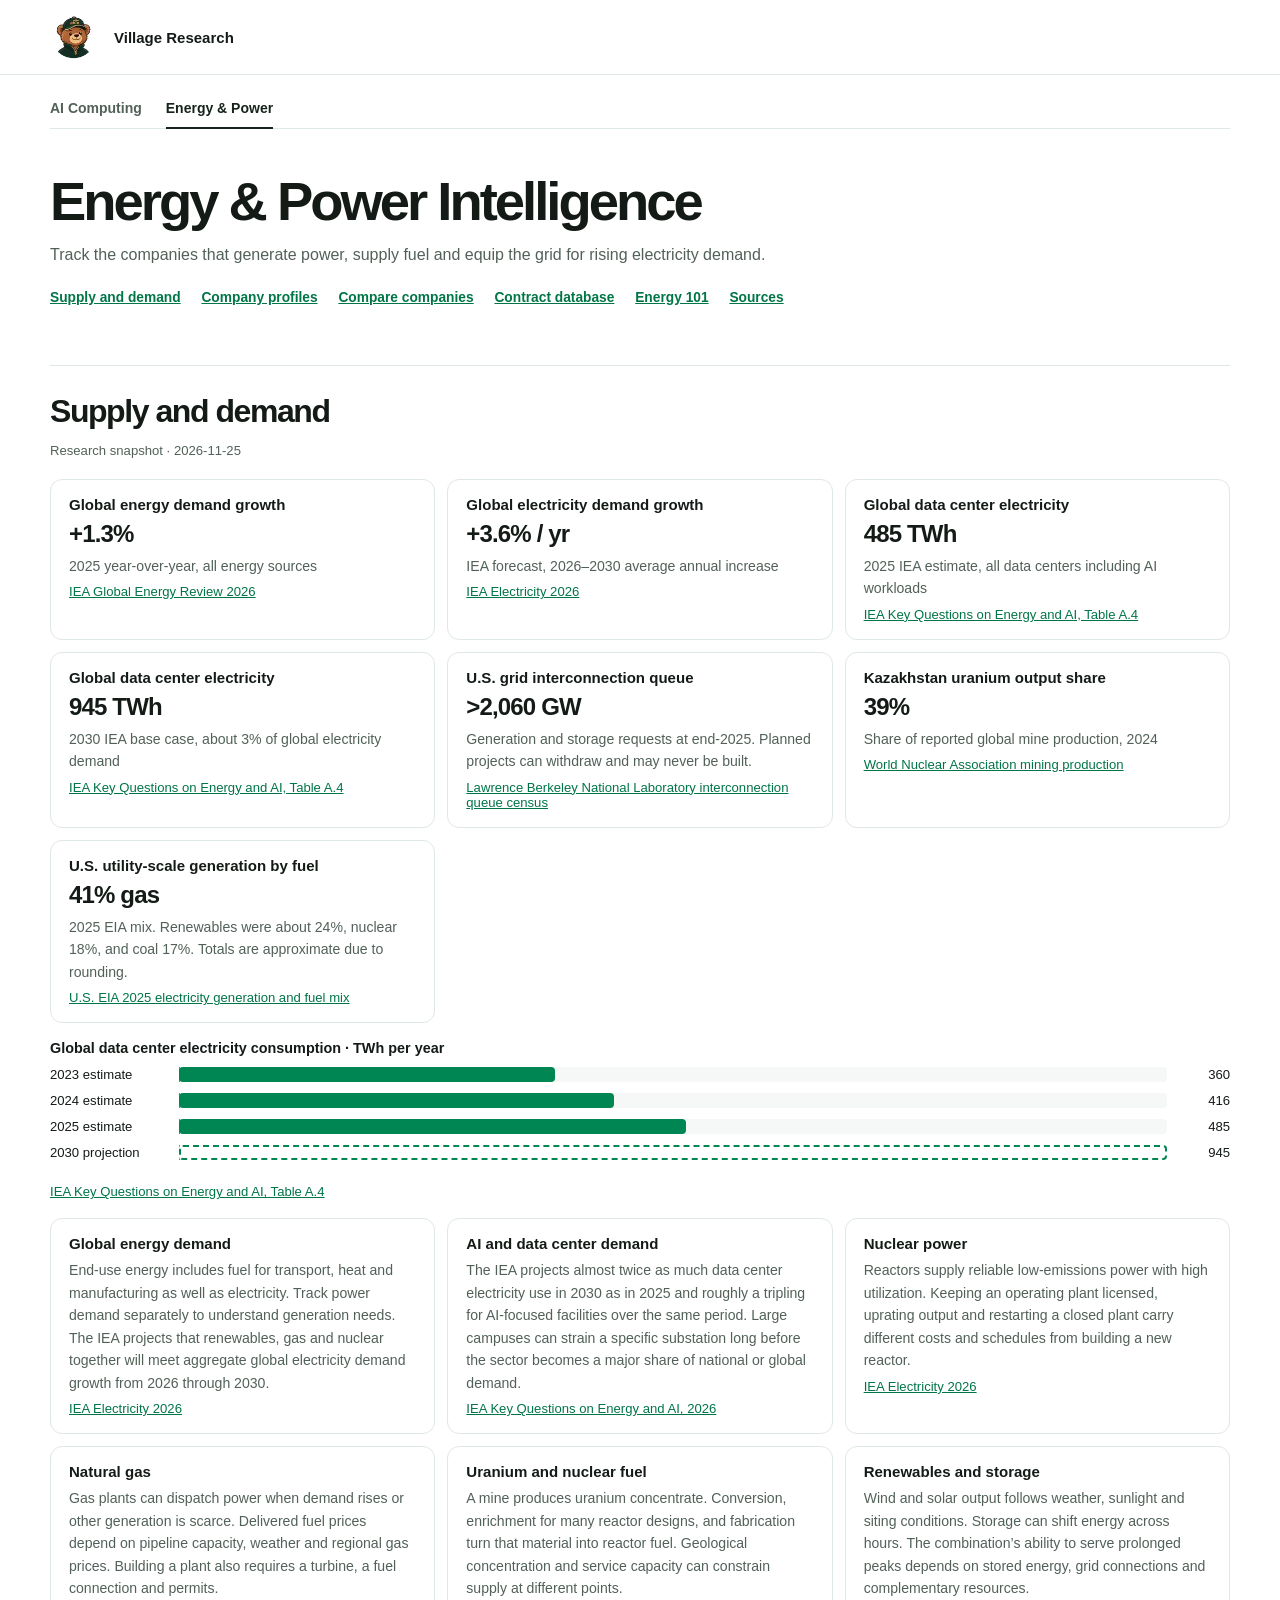
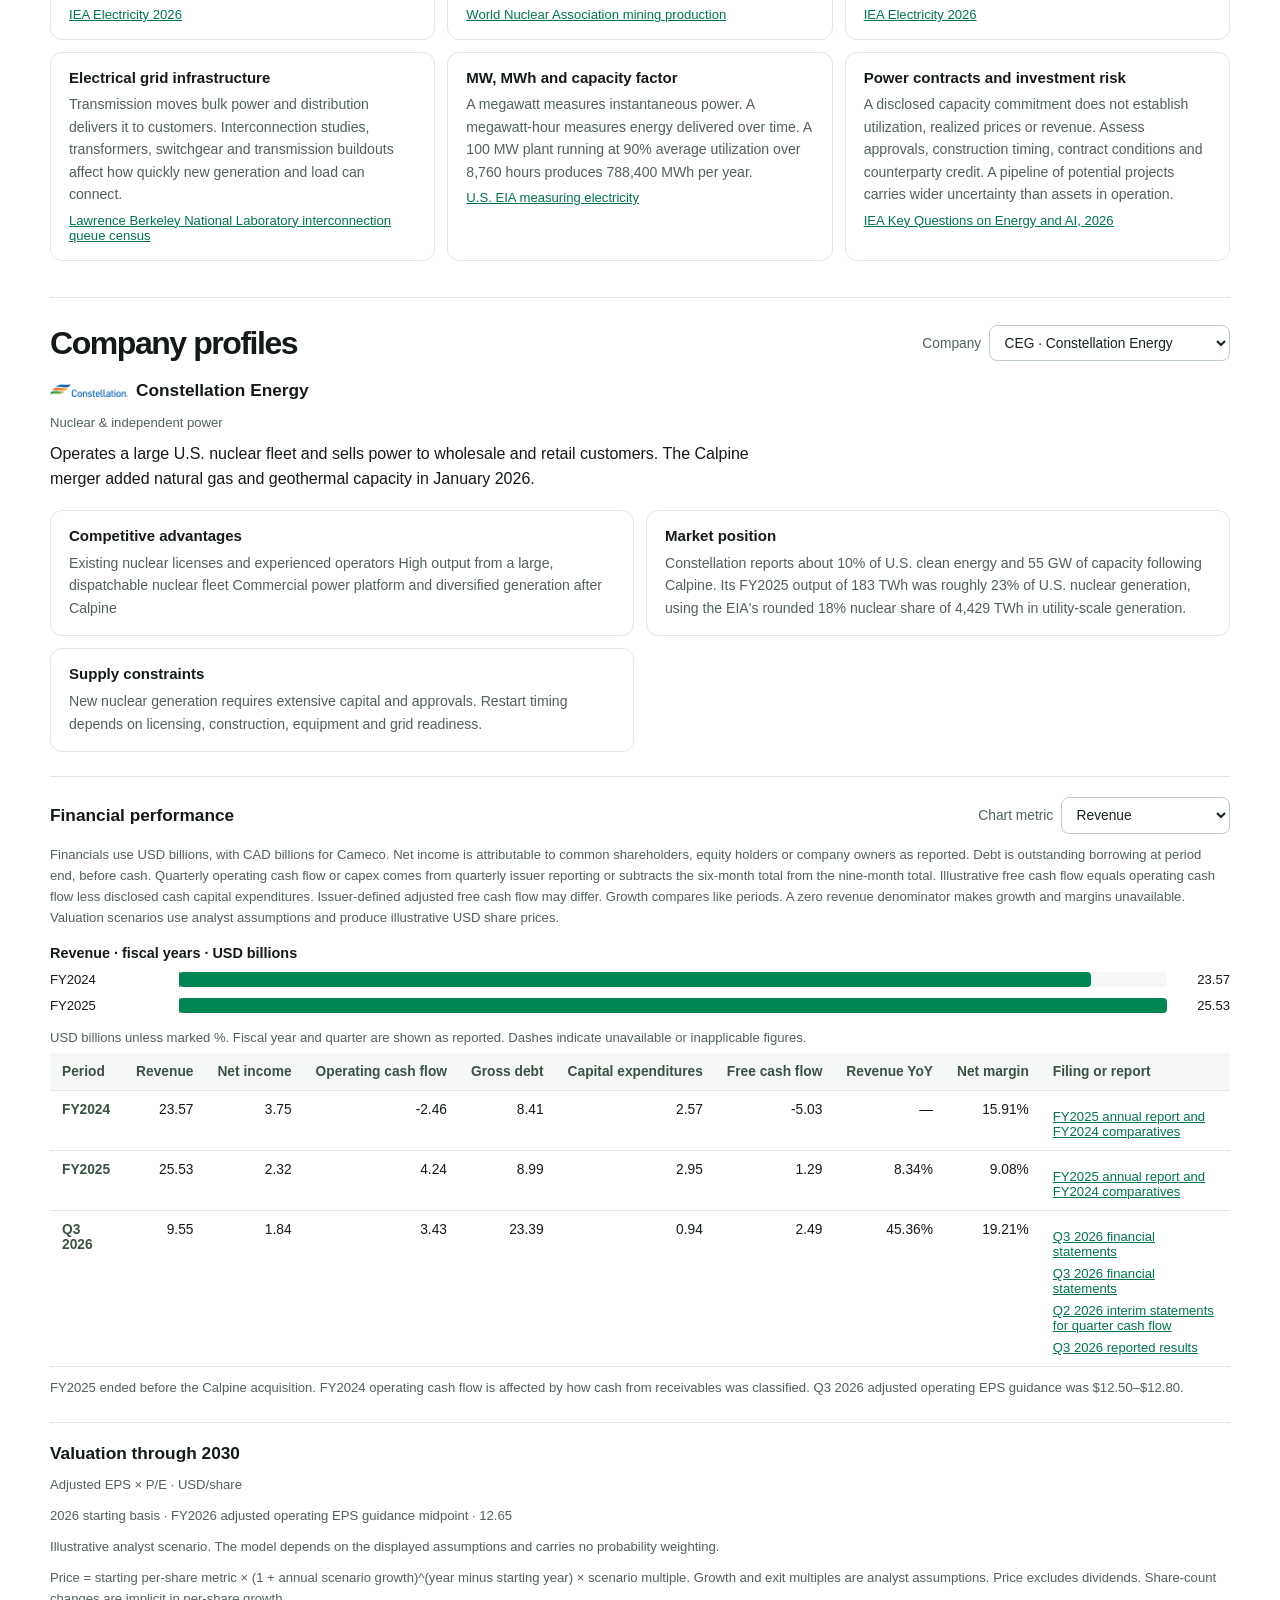
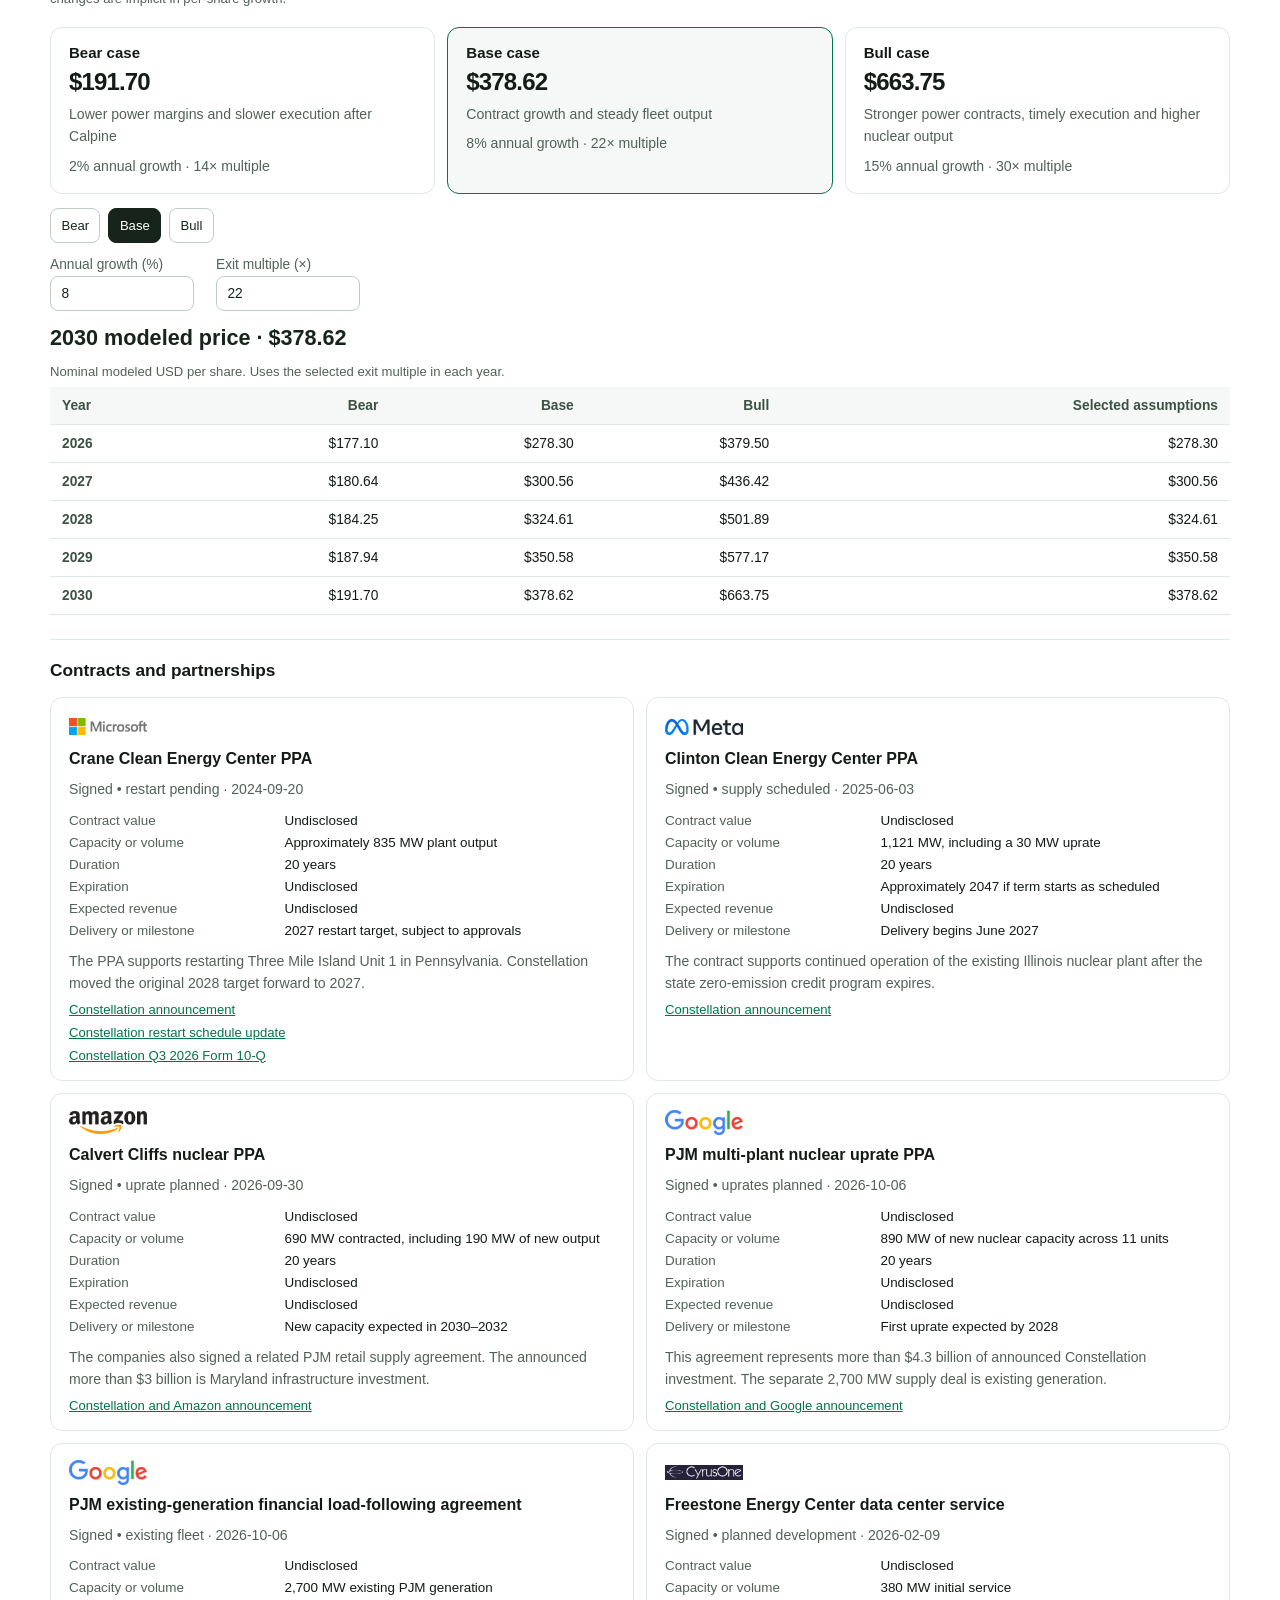
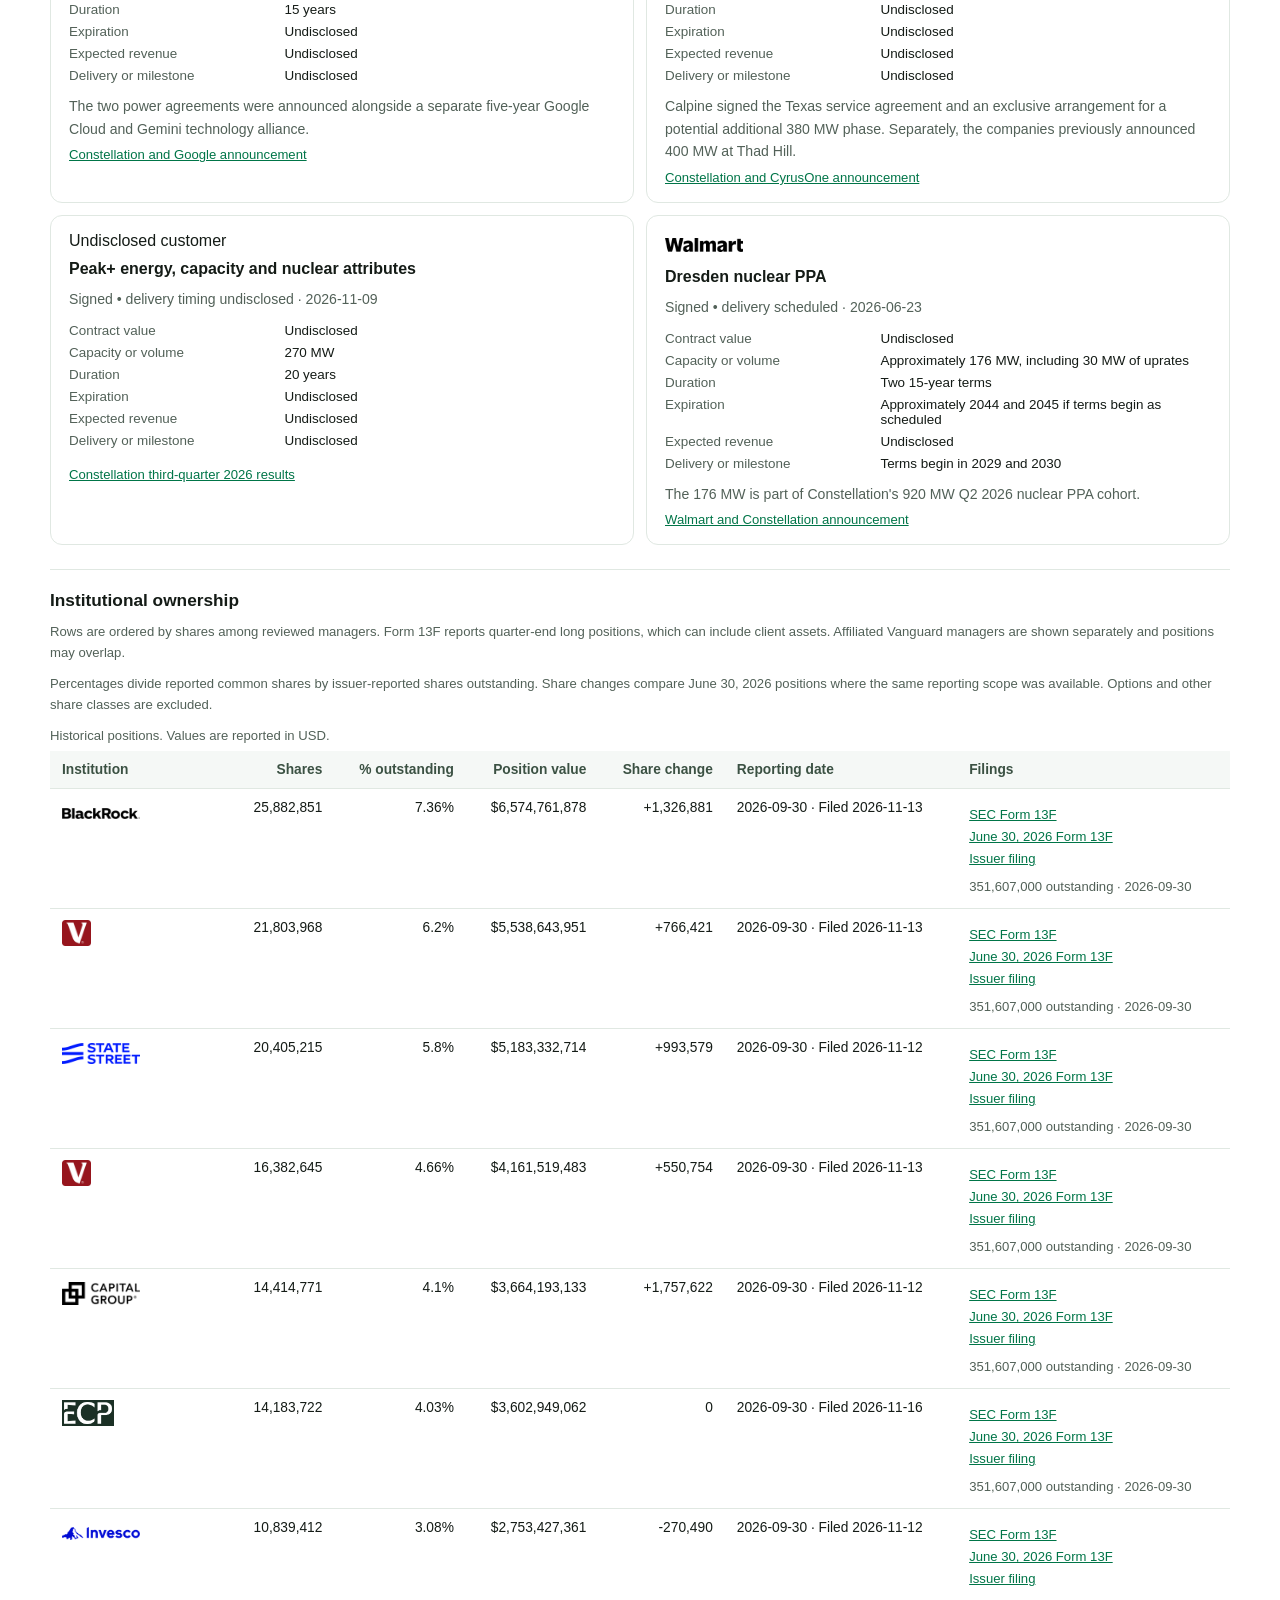
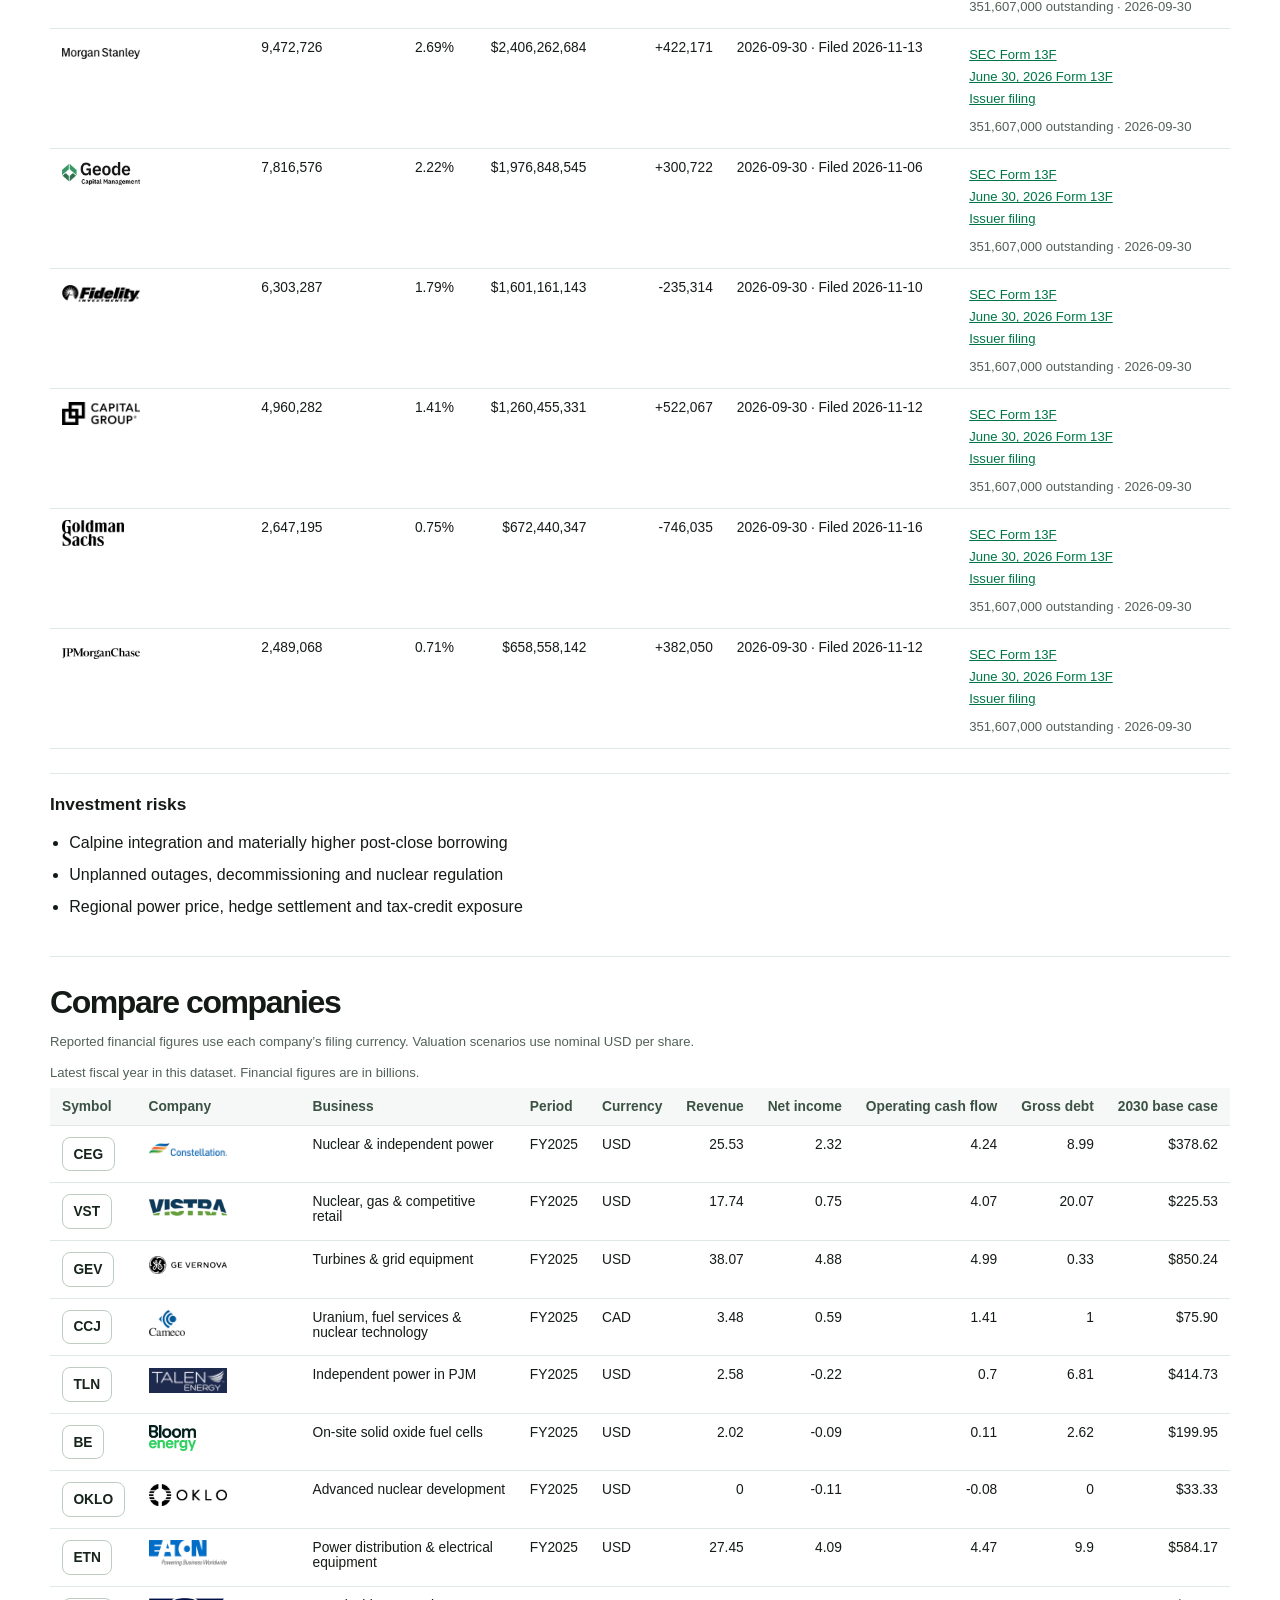
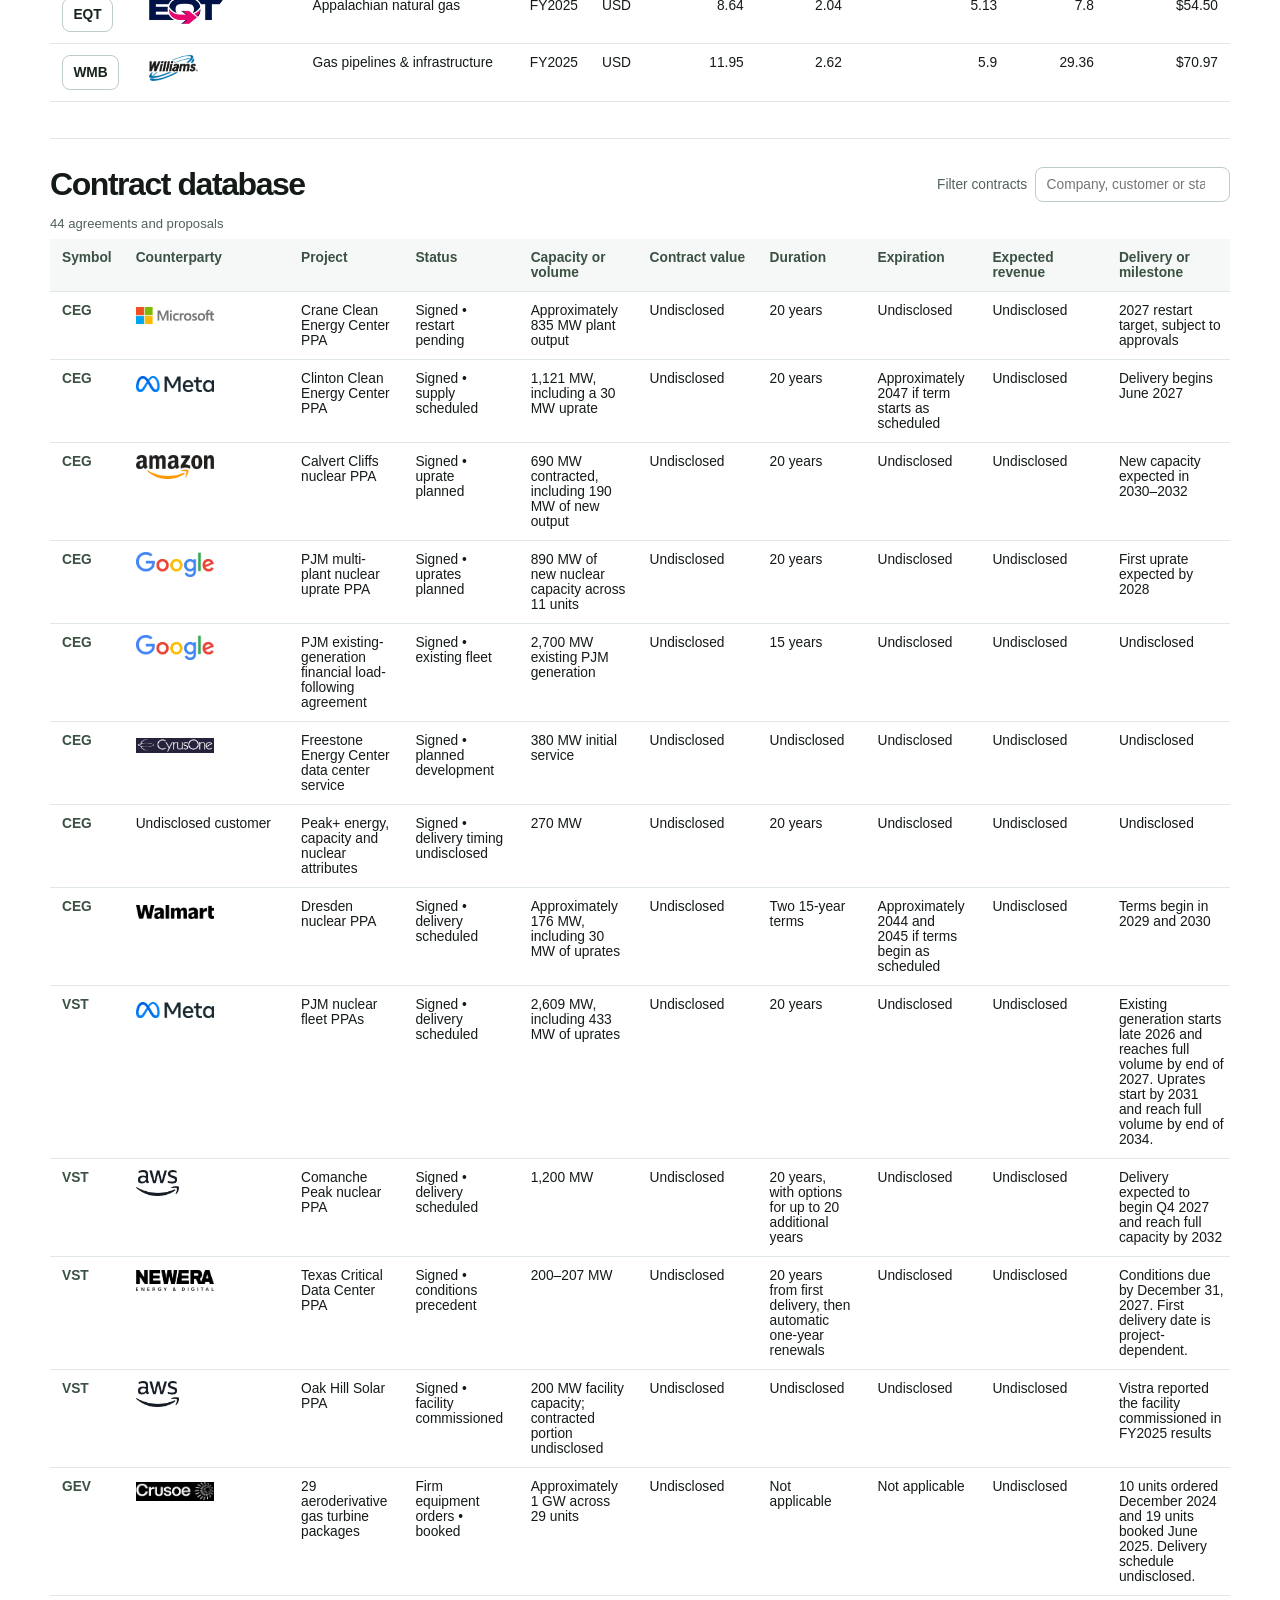
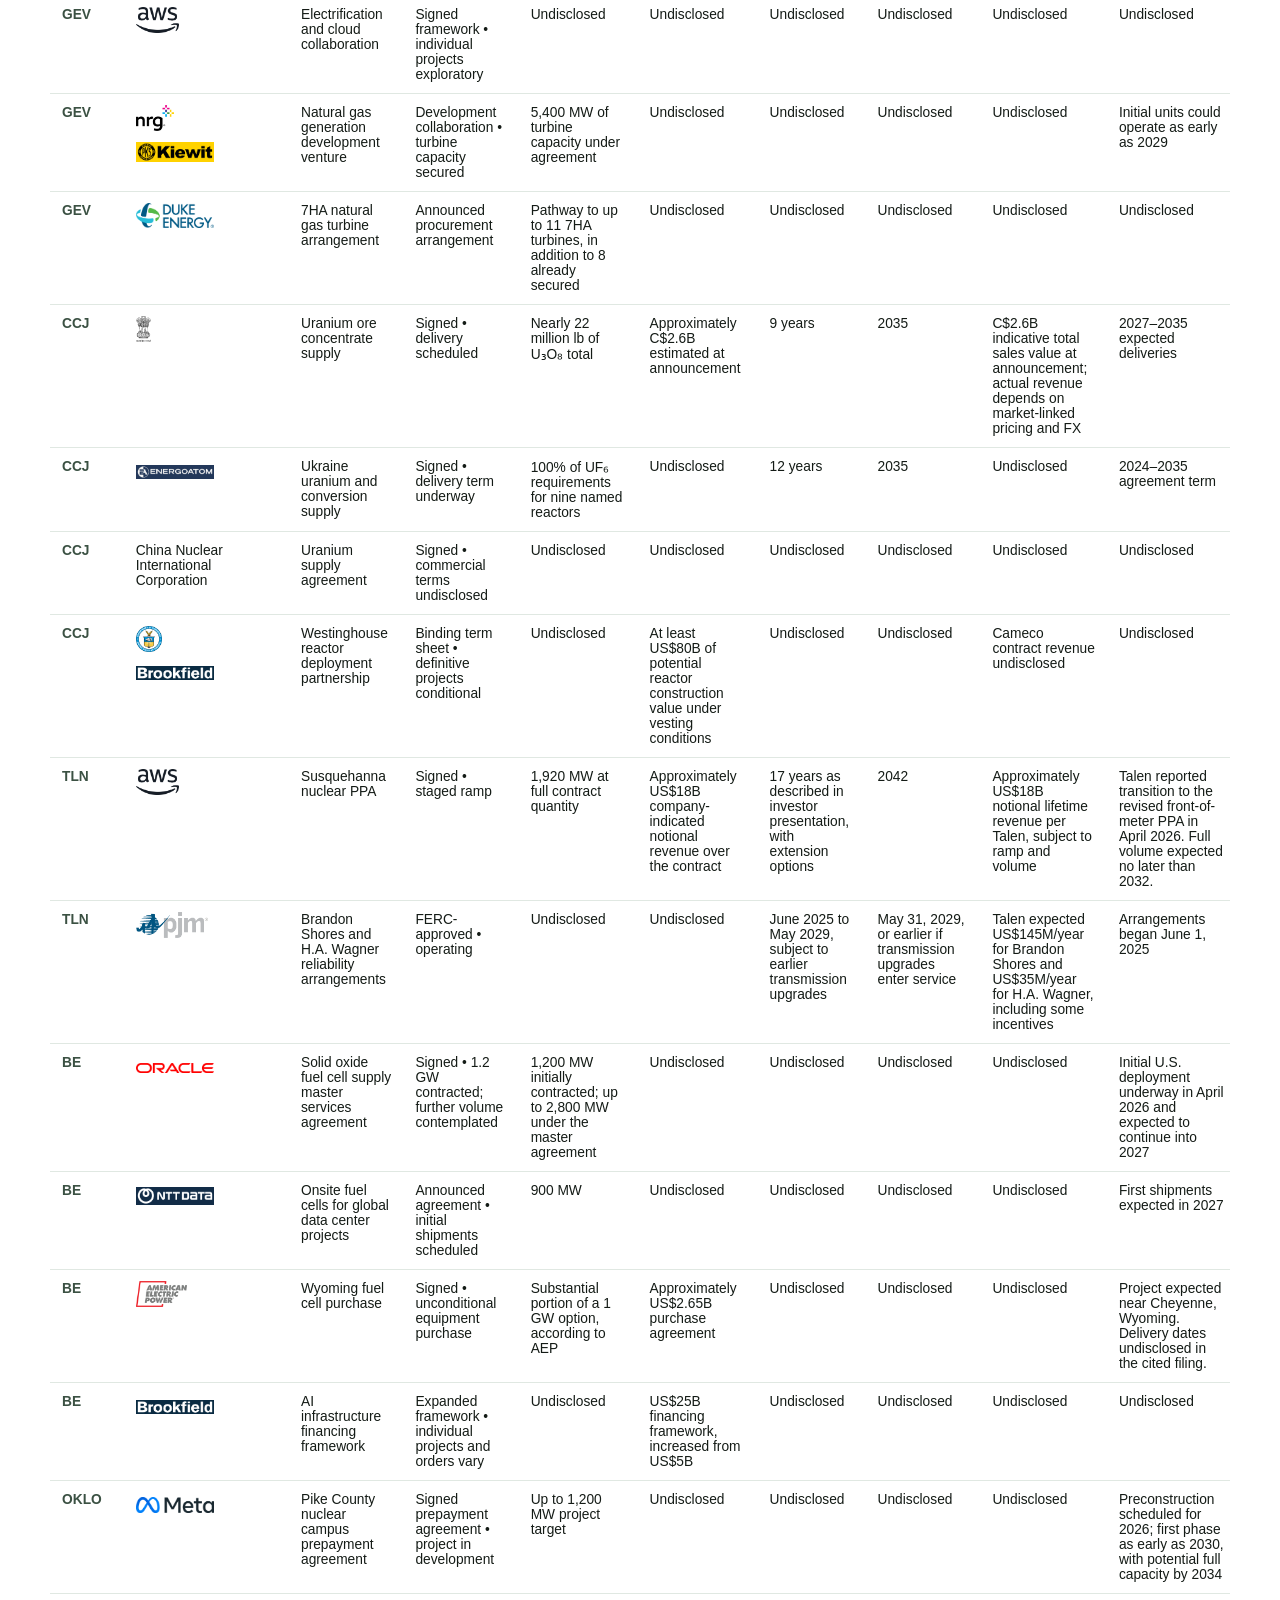
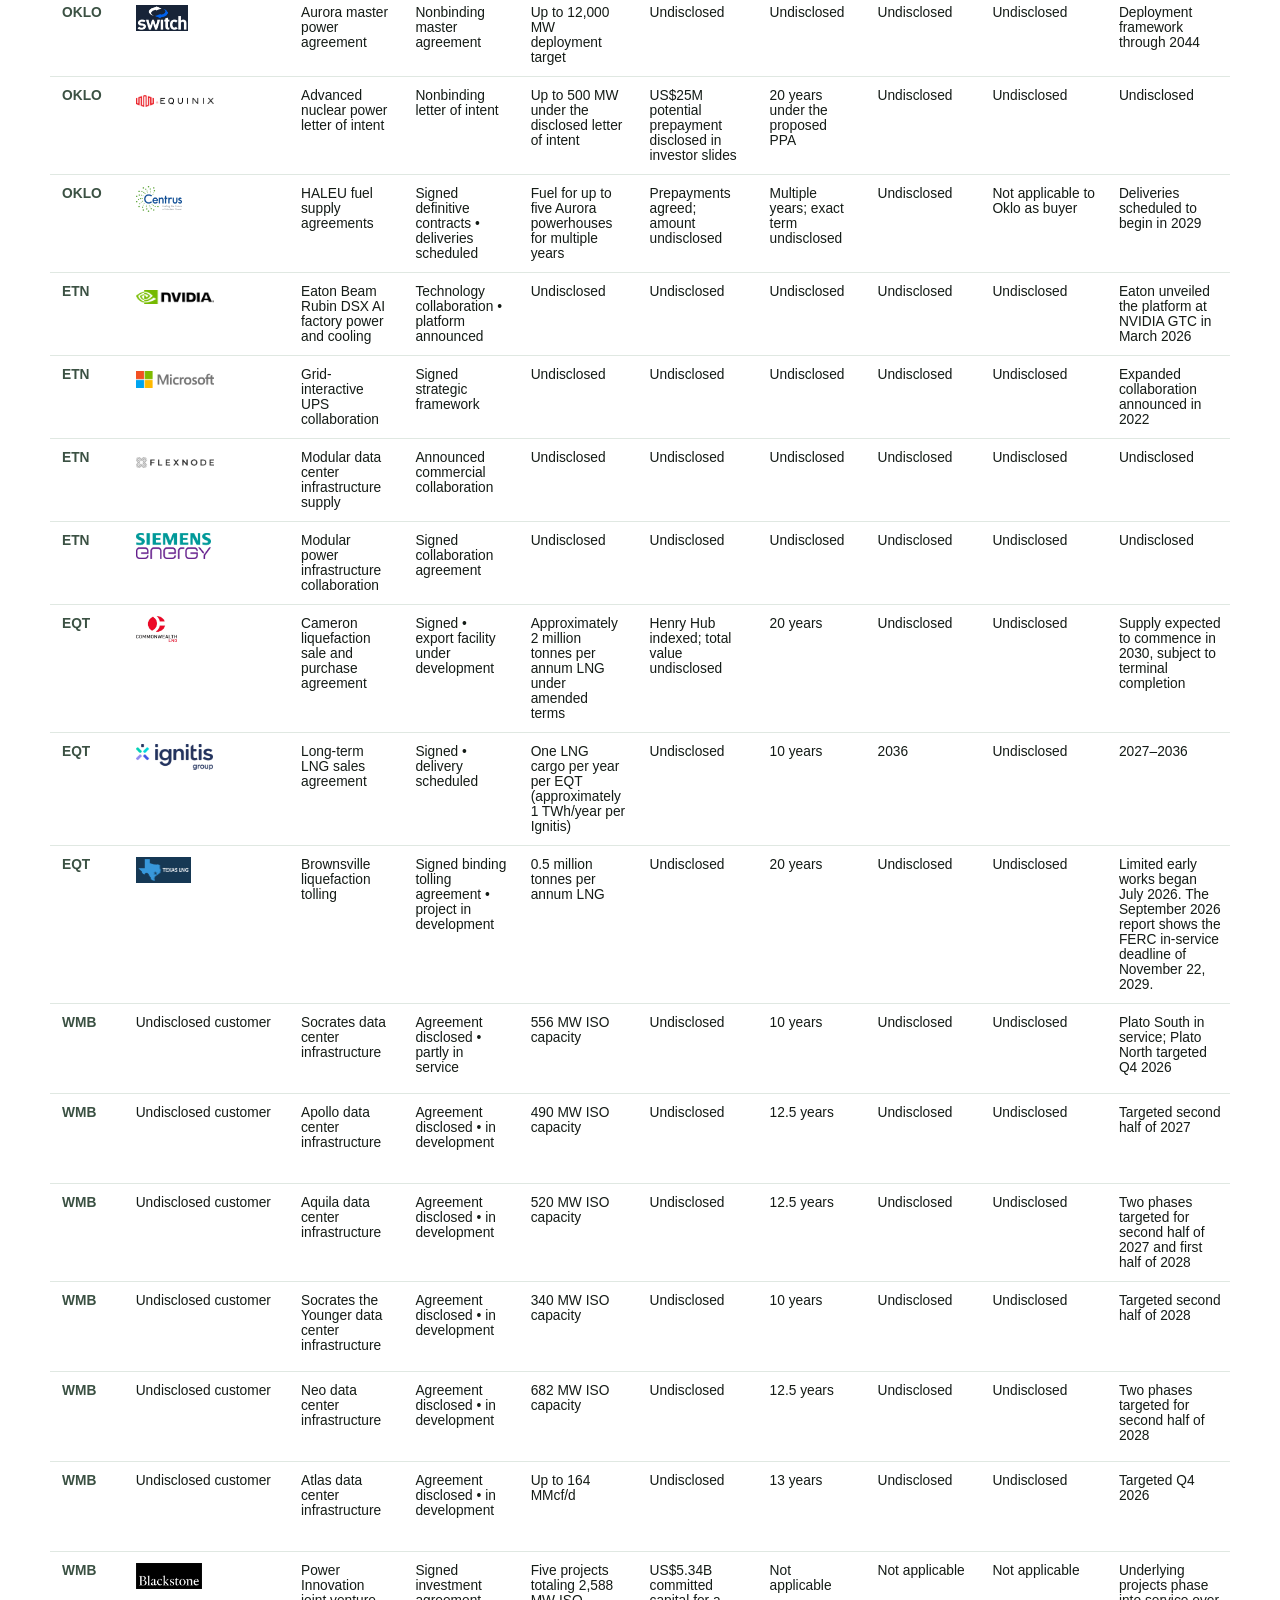
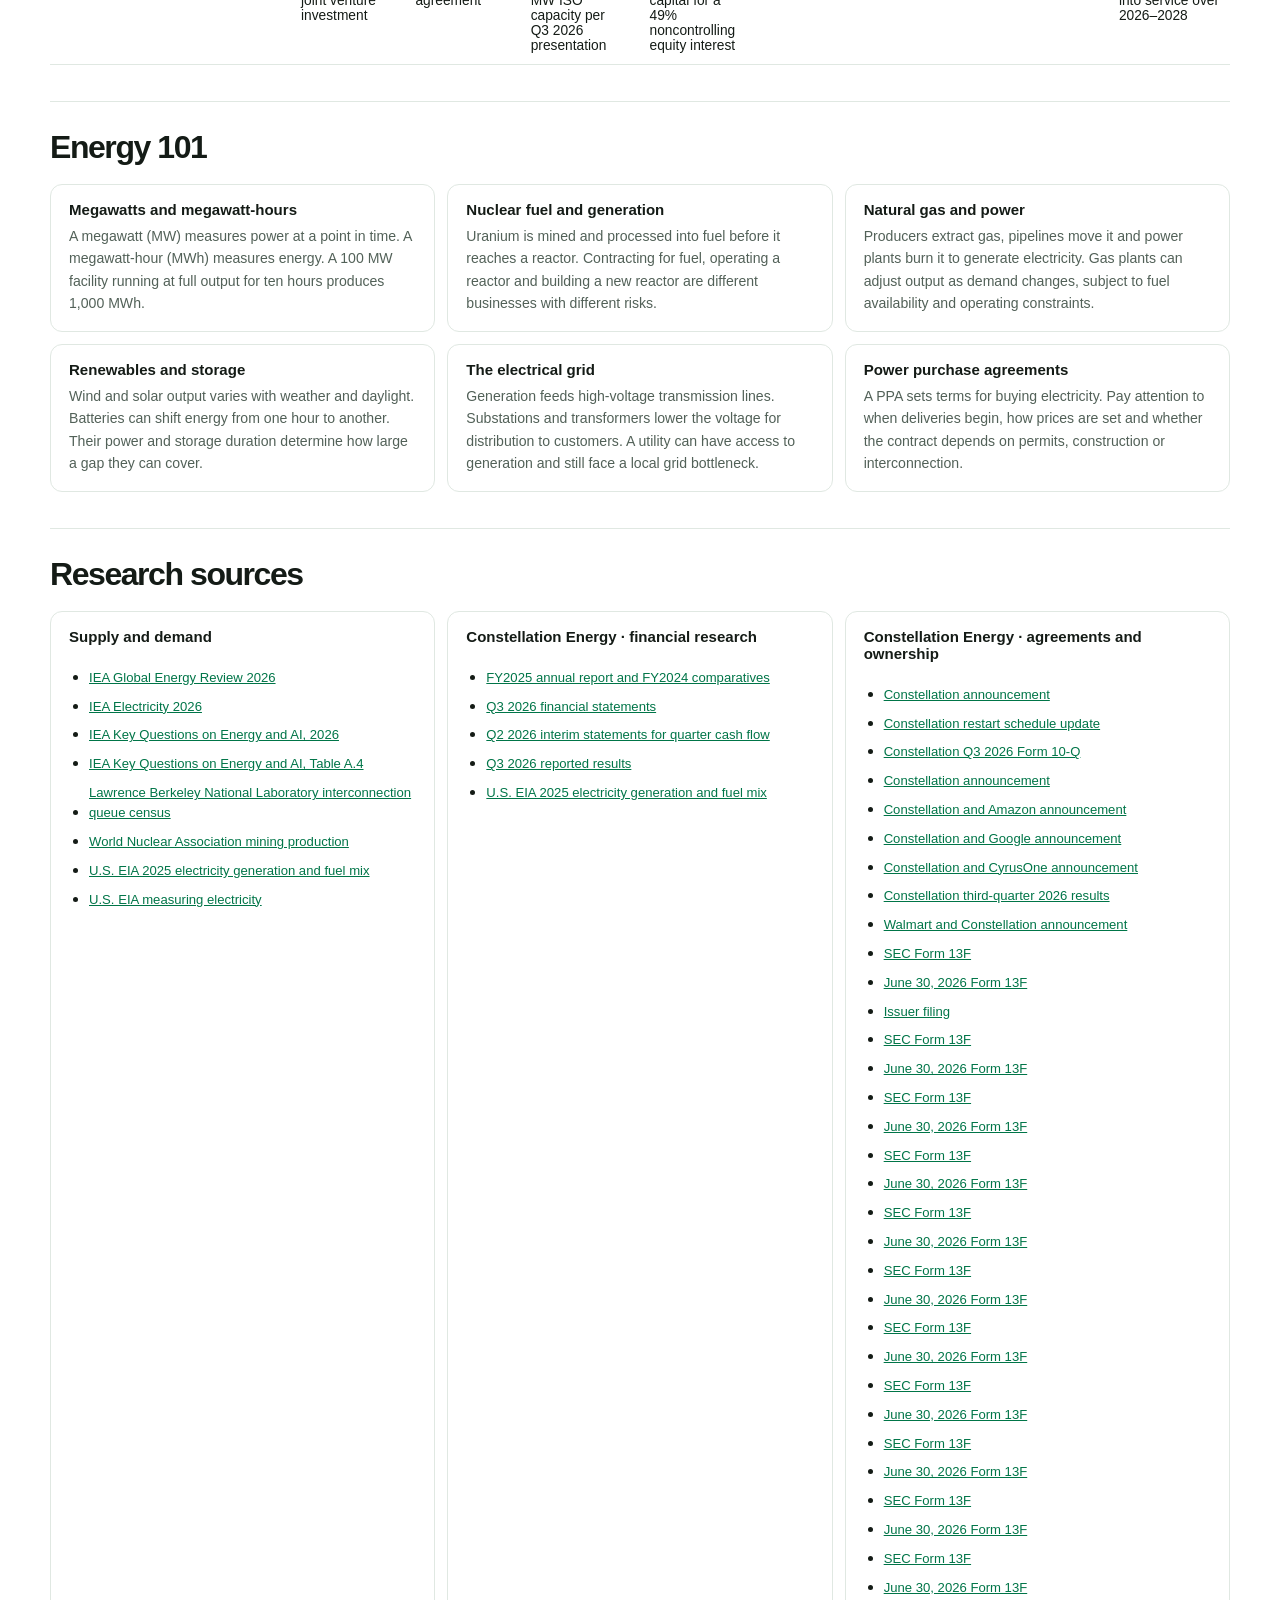
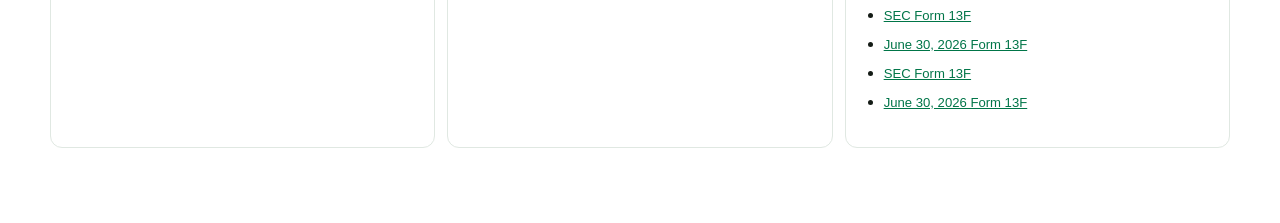
<file: energy/index.html>
<!doctype html>
<html lang="en">
<head>
  <meta charset="utf-8">
  <meta name="viewport" content="width=device-width, initial-scale=1">
  <meta name="theme-color" content="#ffffff">
  <meta name="description" content="Company financials, power agreements, institutional ownership and 2030 valuation scenarios across the energy sector.">
  <title>Energy &amp; Power Intelligence | Village Research</title>
  <link rel="stylesheet" href="./navigation.css">
  <link rel="stylesheet" href="./energy.css">
  <script defer src="./energy.js"></script>
</head>
<body>
  <header class="masthead">
    <div class="masthead-inner">
      <a class="brand" href="/">
        <img src="./village-mark.webp" alt="" width="48" height="48">
        <span>Village Research</span>
      </a>
    </div>
  </header>
  <main>
    <nav class="vr-division-nav" aria-label="Research divisions">
      <a href="/">AI Computing</a>
      <a href="/energy/" aria-current="page">Energy &amp; Power</a>
    </nav>

    <div class="intro">
      <h1>Energy &amp; Power Intelligence</h1>
      <p>Track the companies that generate power, supply fuel and equip the grid for rising electricity demand.</p>
      <nav class="section-nav" aria-label="Energy research sections">
        <a href="#energy-sector">Supply and demand</a>
        <a href="#energy-profile">Company profiles</a>
        <a href="#energy-comparison">Compare companies</a>
        <a href="#energy-deal-database">Contract database</a>
        <a href="#energy-101">Energy 101</a>
        <a href="#energy-sources">Sources</a>
      </nav>
    </div>

    <p id="energy-status" role="status">Loading energy research…</p>
    <noscript><p>Enable JavaScript to browse the research data and valuation model.</p></noscript>

    <section id="energy-sector" class="section" aria-labelledby="energy-sector-heading">
      <h2 id="energy-sector-heading">Supply and demand</h2>
      <div id="energy-sector-metrics" class="summary-grid"></div>
      <div id="energy-demand-chart"></div>
      <div id="energy-sector-topics" class="topic-grid"></div>
    </section>

    <section id="energy-profile" class="section" aria-labelledby="energy-profile-heading">
      <div class="section-heading">
        <h2 id="energy-profile-heading">Company profiles</h2>
        <label for="energy-company-select" class="select-label">Company
          <select id="energy-company-select" disabled></select>
        </label>
      </div>
      <div id="energy-business" class="profile-intro"></div>

      <section id="energy-financials" class="profile-section" aria-labelledby="energy-financials-heading">
        <div class="section-heading">
          <h3 id="energy-financials-heading">Financial performance</h3>
          <label for="energy-metric-select" class="select-label">Chart metric
            <select id="energy-metric-select">
              <option value="revenueB">Revenue</option>
              <option value="netIncomeB">Net income</option>
              <option value="operatingCashFlowB">Operating cash flow</option>
              <option value="debtB">Gross debt</option>
              <option value="capexB">Capital expenditures</option>
              <option value="freeCashFlowB">Free cash flow</option>
            </select>
          </label>
        </div>
        <div id="energy-chart"></div>
        <div id="energy-financial-table"></div>
      </section>

      <section id="energy-valuation" class="profile-section" aria-labelledby="energy-valuation-heading">
        <h3 id="energy-valuation-heading">Valuation through 2030</h3>
        <div id="energy-model"></div>
      </section>

      <section id="energy-contracts" class="profile-section" aria-labelledby="energy-contracts-heading">
        <h3 id="energy-contracts-heading">Contracts and partnerships</h3>
        <div id="energy-contracts-content"></div>
      </section>
      <section id="energy-ownership" class="profile-section" aria-labelledby="energy-ownership-heading">
        <h3 id="energy-ownership-heading">Institutional ownership</h3>
        <div id="energy-ownership-content"></div>
      </section>

      <section id="energy-risk" class="profile-section" aria-labelledby="energy-risk-heading">
        <h3 id="energy-risk-heading">Investment risks</h3>
        <div id="energy-risks-content"></div>
      </section>
    </section>

    <section id="energy-comparison" class="section" aria-labelledby="energy-comparison-heading">
      <h2 id="energy-comparison-heading">Compare companies</h2>
      <p id="energy-comparison-note" class="note"></p>
      <div id="energy-comparison-content"></div>
    </section>

    <section id="energy-deal-database" class="section" aria-labelledby="energy-deal-heading">
      <div class="section-heading">
        <h2 id="energy-deal-heading">Contract database</h2>
        <label for="energy-deal-filter" class="select-label">Filter contracts
          <input id="energy-deal-filter" type="search" placeholder="Company, customer or status">
        </label>
      </div>
      <div id="energy-deal-content"></div>
    </section>

    <section id="energy-101" class="section" aria-labelledby="energy-101-heading">
      <h2 id="energy-101-heading">Energy 101</h2>
      <div class="topic-grid">
        <article class="topic"><h3>Megawatts and megawatt-hours</h3><p>A megawatt (MW) measures power at a point in time. A megawatt-hour (MWh) measures energy. A 100 MW facility running at full output for ten hours produces 1,000 MWh.</p></article>
        <article class="topic"><h3>Nuclear fuel and generation</h3><p>Uranium is mined and processed into fuel before it reaches a reactor. Contracting for fuel, operating a reactor and building a new reactor are different businesses with different risks.</p></article>
        <article class="topic"><h3>Natural gas and power</h3><p>Producers extract gas, pipelines move it and power plants burn it to generate electricity. Gas plants can adjust output as demand changes, subject to fuel availability and operating constraints.</p></article>
        <article class="topic"><h3>Renewables and storage</h3><p>Wind and solar output varies with weather and daylight. Batteries can shift energy from one hour to another. Their power and storage duration determine how large a gap they can cover.</p></article>
        <article class="topic"><h3>The electrical grid</h3><p>Generation feeds high-voltage transmission lines. Substations and transformers lower the voltage for distribution to customers. A utility can have access to generation and still face a local grid bottleneck.</p></article>
        <article class="topic"><h3>Power purchase agreements</h3><p>A PPA sets terms for buying electricity. Pay attention to when deliveries begin, how prices are set and whether the contract depends on permits, construction or interconnection.</p></article>
      </div>
    </section>

    <section id="energy-sources" class="section" aria-labelledby="energy-sources-heading">
      <h2 id="energy-sources-heading">Research sources</h2>
      <div id="energy-sources-content"></div>
    </section>
  </main>
</body>
</html>
</file>
<file: energy/navigation.css>
.vr-division-nav {
  display: flex;
  flex-wrap: wrap;
  gap: .5rem 1.5rem;
  padding-top: 1rem;
  border-bottom: 1px solid var(--line);
}
.vr-division-nav a {
  display: block;
  padding: .55rem 0 .7rem;
  margin-bottom: -1px;
  border-bottom: 2px solid transparent;
  color: #526158;
  font-size: .875rem;
  font-weight: 650;
  text-decoration: none;
}
.vr-division-nav a:hover,
.vr-division-nav a[aria-current="page"] {
  color: #17241b;
  border-bottom-color: #17241b;
}
</file>
<file: energy/energy.css>
:root {
  color: #141b16;
  background: #fff;
  font-family: Inter, -apple-system, BlinkMacSystemFont, "Segoe UI", sans-serif;
  --green: #007548;
  --muted: #526158;
  --line: #e0e8e2;
  --tint: #f5f8f6;
}
* { box-sizing: border-box; }
body { margin: 0; }
main, .masthead-inner { max-width: 1240px; margin: auto; padding-inline: 30px; }
main { padding-bottom: 75px; }
.masthead { border-bottom: 1px solid var(--line); }
.masthead-inner { min-height: 74px; display: flex; align-items: center; }
.brand { display: inline-flex; align-items: center; gap: 16px; color: inherit; font-size: 15px; font-weight: 750; text-decoration: none; }
.brand img { object-fit: contain; }
a { color: var(--green); }
a:focus-visible, button:focus-visible, select:focus-visible, input:focus-visible { outline: 2px solid var(--green); outline-offset: 3px; }
h1, h2, h3, p { margin: 0; }
h1 { font-size: clamp(2rem, 4.5vw, 3.4rem); line-height: 1.05; letter-spacing: -.055em; }
h2 { font-size: clamp(1.5rem, 2.6vw, 2rem); letter-spacing: -.045em; }
h3 { font-size: 1.08rem; }
p { line-height: 1.6; }
.intro { padding-block: 44px 24px; }
.intro p { margin-top: 12px; color: var(--muted); }
.section-nav { display: flex; flex-wrap: wrap; gap: .5rem 1.3rem; margin-top: 22px; }
.section-nav a { font-size: .86rem; font-weight: 650; }
.section { border-top: 1px solid var(--line); padding-top: 27px; margin-top: 36px; scroll-margin-top: 16px; }
.section-heading { display: flex; justify-content: space-between; align-items: center; flex-wrap: wrap; gap: 12px; }
.select-label { display: flex; align-items: center; gap: 8px; flex-wrap: wrap; font-size: .86rem; color: var(--muted); }
select, button, input { font: inherit; }
select, button, input[type="search"], input[type="number"] {
  border: 1px solid #becdc2;
  border-radius: 8px;
  padding: .55rem .65rem;
  background: #fff;
  color: #17241b;
}
select, button { cursor: pointer; }
select:disabled { cursor: default; }
button[aria-pressed="true"] { color: white; background: #17241b; border-color: #17241b; }
.summary-grid, .topic-grid, .scenario-grid { display: grid; grid-template-columns: repeat(3, minmax(0, 1fr)); gap: 12px; margin-top: 18px; }
.summary-card, .topic, .scenario { padding: 16px 18px; border: 1px solid var(--line); border-radius: 12px; overflow-wrap: anywhere; }
.summary-card strong, .scenario output { display: block; font-size: 1.5rem; font-weight: 750; letter-spacing: -.035em; }
.summary-card h3, .topic h3, .scenario h4 { margin: 0 0 7px; font-size: .94rem; }
.topic p, .summary-card p, .scenario p { margin-top: 7px; color: var(--muted); font-size: .88rem; }
.scenario[aria-current="true"] { border-color: var(--green); background: var(--tint); }
.profile-intro { margin-top: 16px; }
.profile-intro p { margin-top: 8px; max-width: 80ch; }
.profile-intro .topic-grid { grid-template-columns: repeat(2, minmax(0, 1fr)); }
.profile-section { border-top: 1px solid var(--line); margin-top: 24px; padding-top: 20px; }
.table-scroll { overflow-x: auto; margin-top: 13px; }
table { border-collapse: collapse; width: 100%; font-size: .86rem; font-variant-numeric: tabular-nums; }
caption { text-align: left; padding-bottom: 8px; color: var(--muted); font-size: .82rem; }
th, td { padding: 11px 12px; border-bottom: 1px solid var(--line); text-align: left; vertical-align: top; }
th { color: #3b5143; background: var(--tint); font-weight: 650; }
tbody th { background: white; }
.number { text-align: right; white-space: nowrap; }
#energy-ownership table { min-width: 750px; }
#energy-comparison table { min-width: 760px; }
#energy-deal-database table { min-width: 1300px; }
#energy-financials table { min-width: 960px; }
.note { color: var(--muted); font-size: .82rem; margin-top: 10px; }
.source-link { display: inline-block; font-size: .82rem; margin-top: 7px; }
.sources-list { padding-left: 1.25rem; line-height: 1.55; }
.identity { display: flex; align-items: center; flex-wrap: wrap; gap: 8px; min-width: 140px; }
.identity img { display: block; width: 78px; height: 26px; object-fit: contain; object-position: left; }
.contract-list { display: grid; grid-template-columns: repeat(2, minmax(0, 1fr)); gap: 12px; margin-top: 16px; }
.contract-list h4 { margin: 8px 0; line-height: 1.4; }
.contract-list dl { display: grid; grid-template-columns: minmax(90px, .8fr) 1.3fr; gap: 7px 12px; margin: 12px 0; font-size: .84rem; }
.contract-list dt, .deal-status { color: var(--muted); }
.contract-list dd { margin: 0; }
.chart { display: grid; gap: 11px; margin: 17px 0; }
.chart h4 { margin: 0; font-size: .9rem; }
.chart-row { display: grid; grid-template-columns: minmax(75px, 120px) minmax(60px, 1fr) minmax(54px, auto); align-items: center; gap: 9px; font-size: .82rem; }
.chart-row > :last-child { text-align: right; font-variant-numeric: tabular-nums; }
.chart-track { position: relative; min-height: 15px; background: var(--tint); border-radius: 4px; }
.chart-track::before { content: ""; position: absolute; inset: 0 auto 0 var(--zero); border-left: 1px solid #75867b; }
.chart-bar { display: block; position: absolute; height: 100%; left: var(--left); width: var(--width); border-radius: 4px; background: #008652; }
.chart-bar.negative { background: #a83e45; }
.chart-bar.projected { background: #fff; border: 2px dashed #008652; }
.model-controls { display: flex; flex-wrap: wrap; gap: 12px 22px; margin: 14px 0; }
.model-controls label { display: grid; gap: 4px; font-size: .86rem; color: var(--muted); }
.model-controls input { width: 9rem; max-width: 100%; }
.model-result { color: #17241b; font-size: 1.35rem; font-weight: 750; }
.scenario-buttons { display: flex; flex-wrap: wrap; gap: 8px; margin-top: 14px; font-size: .82rem; }
.risk-list { padding-inline-start: 1.2rem; line-height: 1.55; }
.risk-list li + li { margin-top: 7px; }
#energy-status { color: var(--muted); font-size: .85rem; }
#energy-status:empty { display: none; }
@media (max-width: 760px) {
  main, .masthead-inner { padding-inline: 18px; }
  .intro { padding-top: 30px; }
  .section { margin-top: 28px; }
  .summary-grid, .topic-grid, .scenario-grid { grid-template-columns: repeat(2, minmax(0, 1fr)); }
}
@media (max-width: 490px) {
  .summary-grid, .topic-grid, .scenario-grid, .contract-list, .profile-intro .topic-grid { grid-template-columns: 1fr; }
  .select-label, .select-label select, .select-label input { max-width: 100%; }
  #energy-deal-filter { max-width: 75vw; }
}

/* Ensure the light GE Vernova wordmark contrasts with white tables. */
.identity img[src$="/gev.png"],
.identity img[src$="/oklo.png"] { filter: brightness(0) saturate(100%); }
</file>
